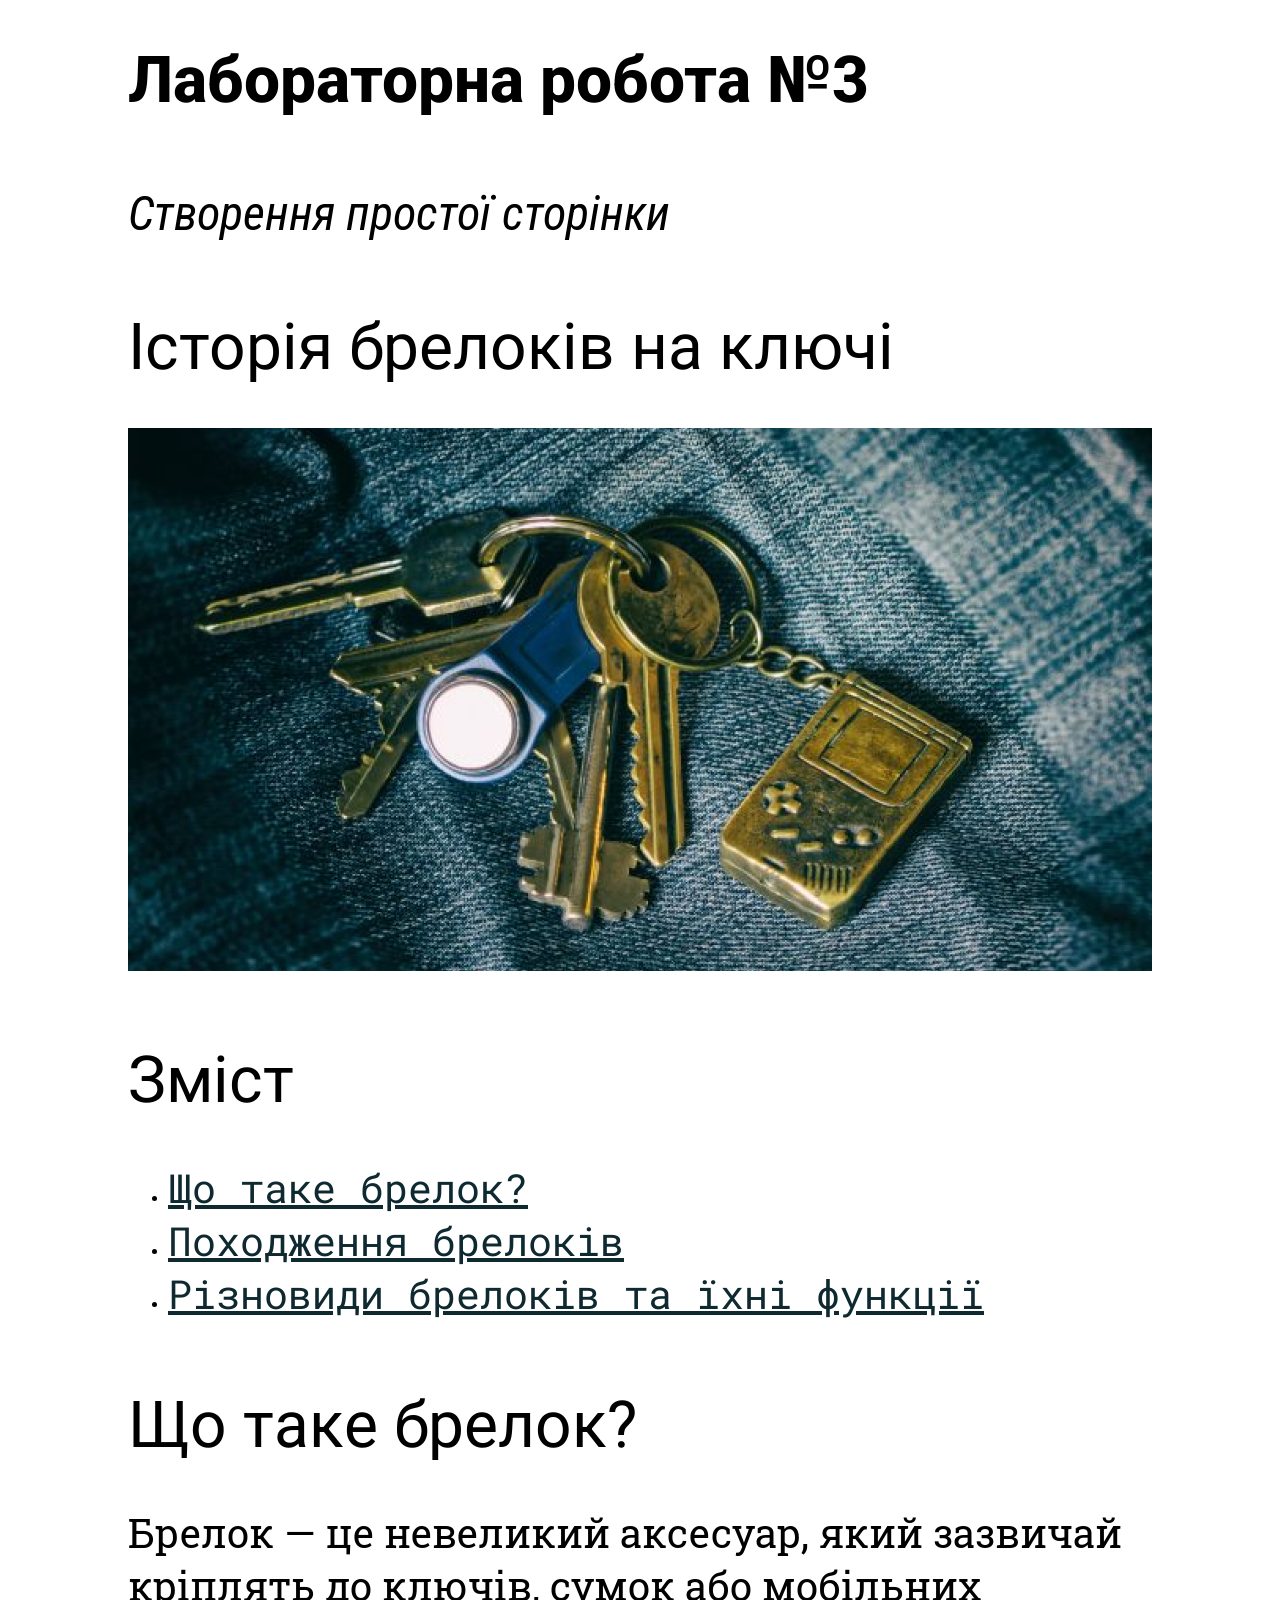
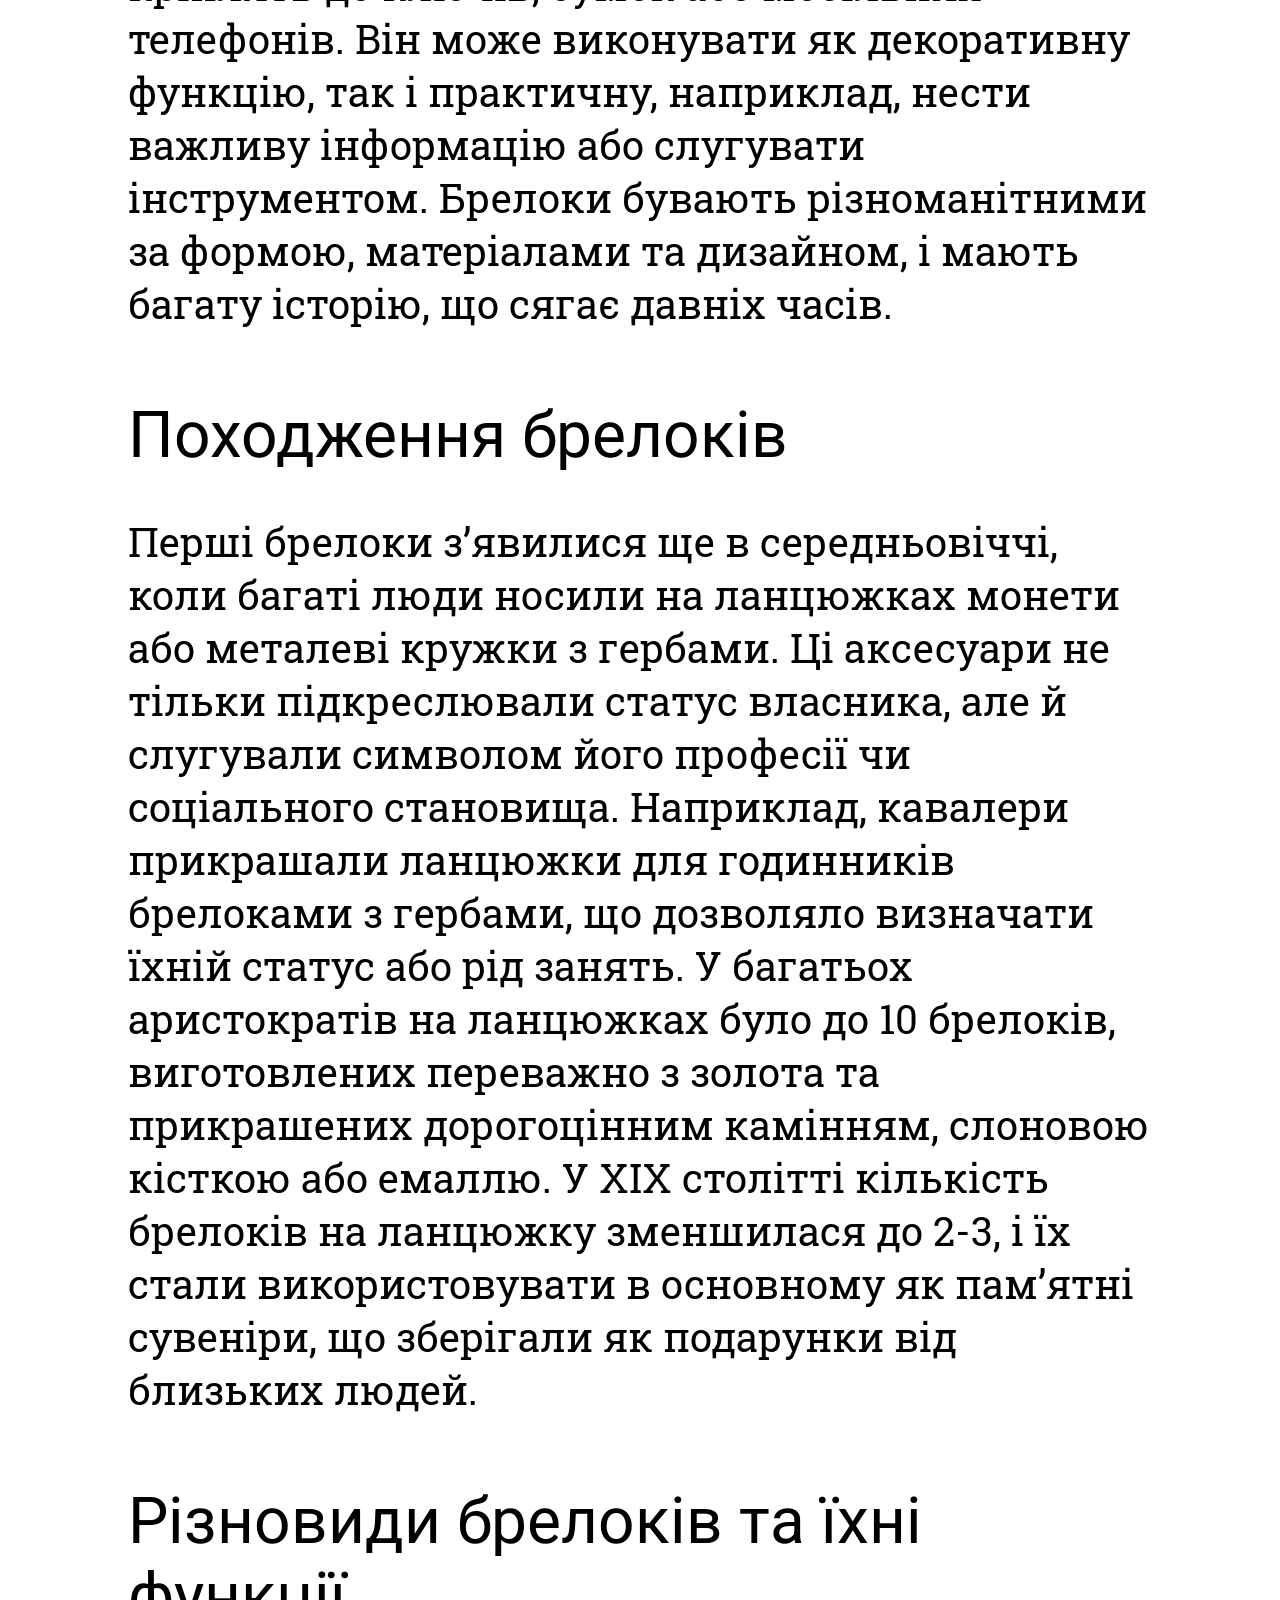
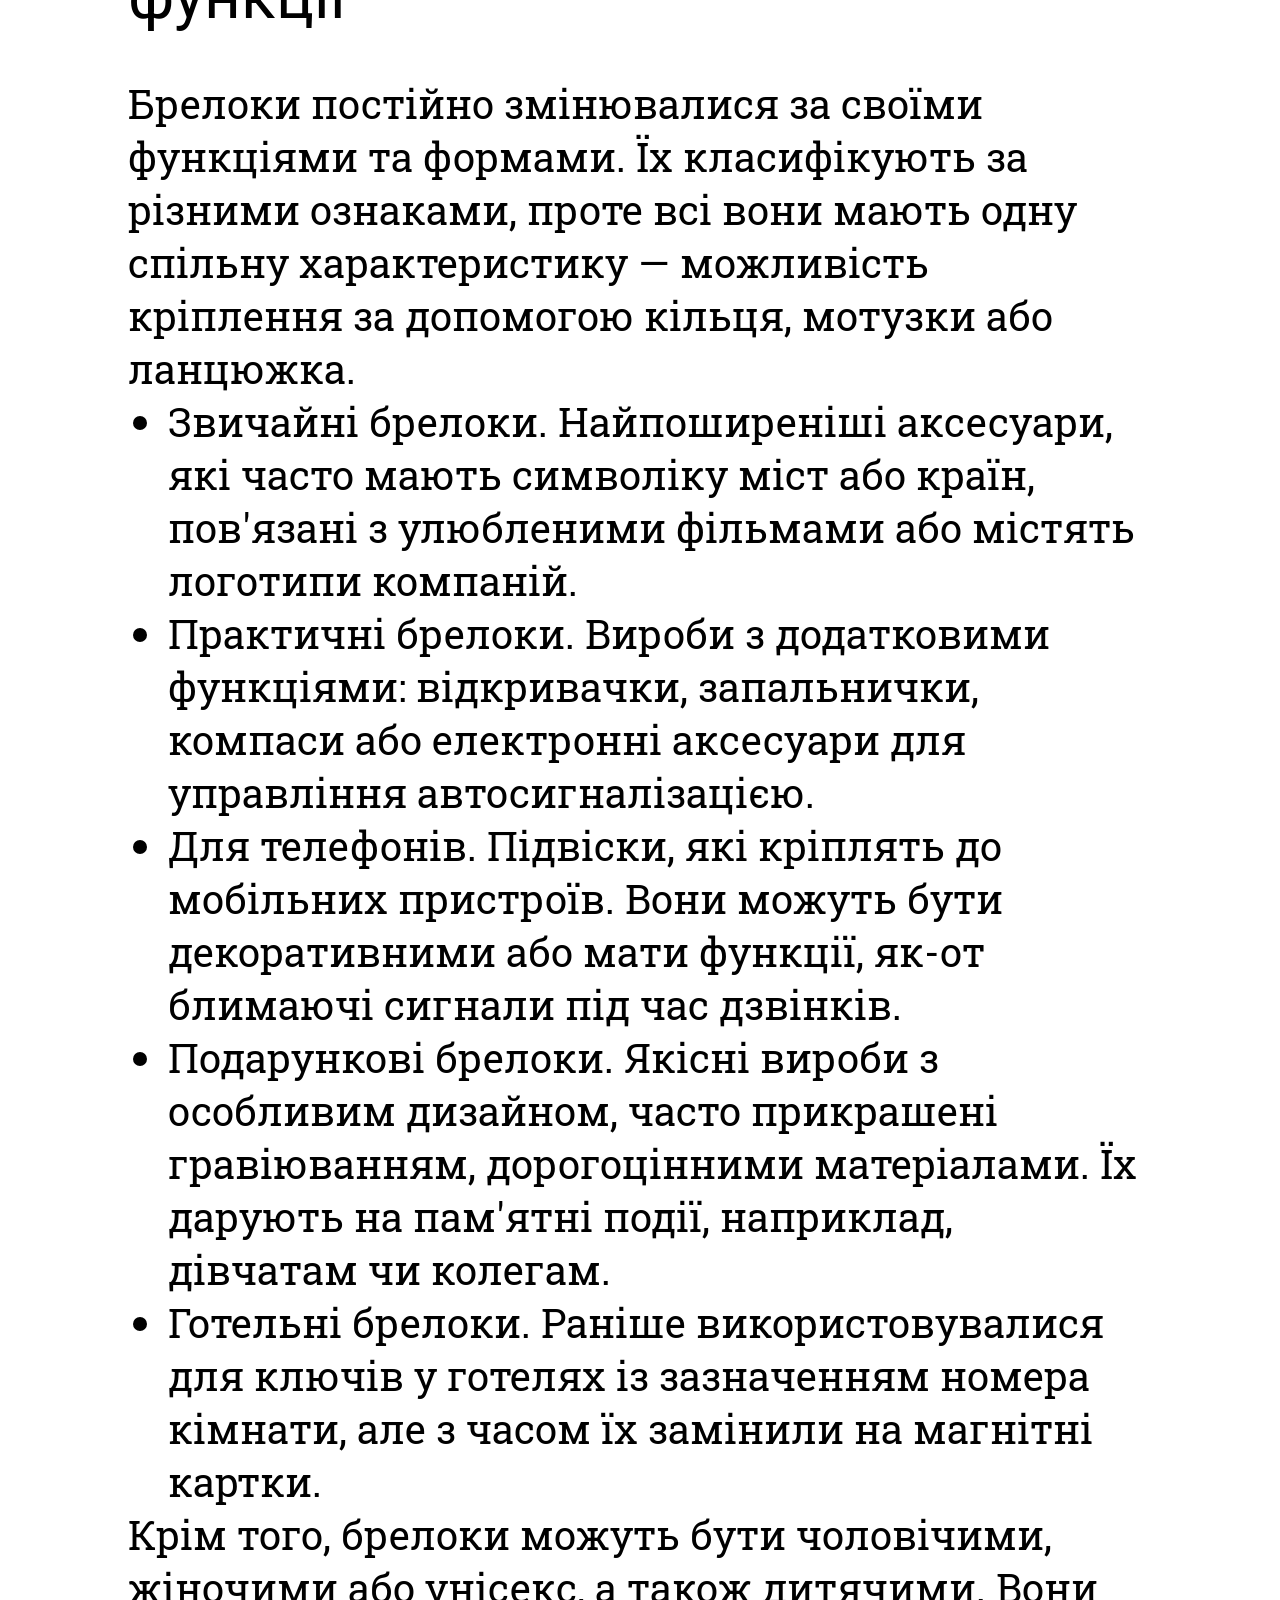
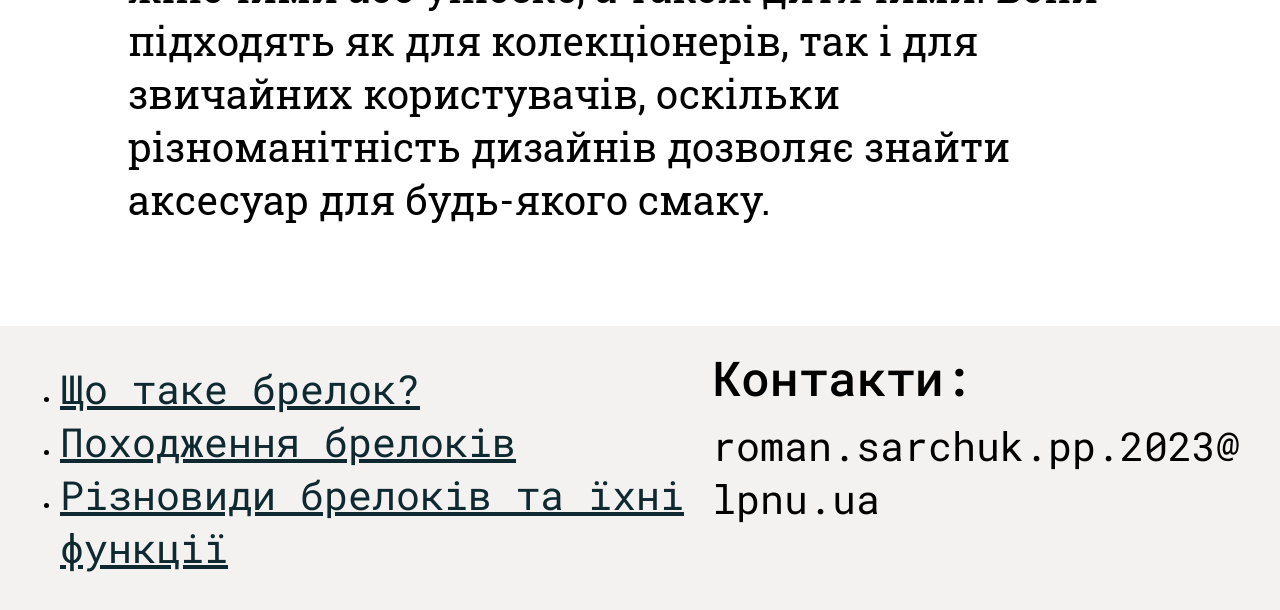
<file: 3semester_2course/Web-Development/lab3/index.html>
<!DOCTYPE html>
<html lang="en">
<head>
    <meta charset="UTF-8">
    <meta name="viewport" content="width=device-width, initial-scale=1.0">
    <title>Laba3</title>
    <link rel="stylesheet" href="css/style.css">
    <!-- Roboto -->
    <link rel="preconnect" href="https://fonts.googleapis.com">
    <link rel="preconnect" href="https://fonts.gstatic.com" crossorigin>
    <link href="https://fonts.googleapis.com/css2?family=Roboto+Condensed:ital,wght@0,100..900;1,100..900&family=Roboto+Mono:ital,wght@0,100..700;1,100..700&family=Roboto+Slab:wght@100..900&family=Roboto:ital,wght@0,100;0,300;0,400;0,500;0,700;0,900;1,100;1,300;1,400;1,500;1,700;1,900&display=swap" rel="stylesheet">
</head>
<body>
    <header>
        <style>
            .head-title
            {
                padding-top: 0px;
    
                font-family: 'Roboto';
                font-style: normal;
                font-weight: 800;
                font-size: 64px;
                line-height: 75px;
    
                color: #000000;
            }
            .head-subtitle {
                padding-top: 25px;  
    
                font-family: 'Roboto Condensed';
                font-style: italic;
                font-weight: 400;
                font-size: 48px;
                line-height: 56px;
    
                color: #000000;
            }
        </style>
        <h1 class="head-title">Лабораторна робота №3</h1>
        <h2 class="head-subtitle">Створення простої сторінки</h2>
    </header>

    <main>
        <h1>Історія брелоків на ключі</h1>
        <img style="width: 100%; height: autos;" src="images/key.png" alt="key">

        <h1>Зміст</h1>
        <ul>
            <li><a href="#title1">Що таке брелок?</a></li>
            <li><a href="#title2">Походження брелоків</a></li>
            <li><a href="#title3">Різновиди брелоків та їхні функції</a></li>
        </ul>

        <h1 id="title1">Що таке брелок?</h1>
        <p>Брелок — це невеликий аксесуар, який зазвичай кріплять до ключів, сумок або мобільних телефонів. Він може виконувати як декоративну функцію, так і практичну, наприклад, нести важливу інформацію або слугувати інструментом. Брелоки бувають різноманітними за формою, матеріалами та дизайном, і мають багату історію, що сягає давніх часів.</p>

        <h1 id="title2">Походження брелоків</h1>
        <p>Перші брелоки з’явилися ще в середньовіччі, коли багаті люди носили на ланцюжках монети або металеві кружки з гербами. Ці аксесуари не тільки підкреслювали статус власника, але й слугували символом його професії чи соціального становища. Наприклад, кавалери прикрашали ланцюжки для годинників брелоками з гербами, що дозволяло визначати їхній статус або рід занять.
            У багатьох аристократів на ланцюжках було до 10 брелоків, виготовлених переважно з золота та прикрашених дорогоцінним камінням, слоновою кісткою або емаллю. У XIX столітті кількість брелоків на ланцюжку зменшилася до 2-3, і їх стали використовувати в основному як пам’ятні сувеніри, що зберігали як подарунки від близьких людей.</p>

        <h1 id="title3">Різновиди брелоків та їхні функції</h1>
        <p>Брелоки постійно змінювалися за своїми функціями та формами. Їх класифікують за різними ознаками, проте всі вони мають одну спільну характеристику — можливість кріплення за допомогою кільця, мотузки або ланцюжка.</p>
        <ul>
            <li>Звичайні брелоки. Найпоширеніші аксесуари, які часто мають символіку міст або країн, пов'язані з улюбленими фільмами або містять логотипи компаній.</li>
            <li>Практичні брелоки. Вироби з додатковими функціями: відкривачки, запальнички, компаси або електронні аксесуари для управління автосигналізацією.</li>
            <li>Для телефонів. Підвіски, які кріплять до мобільних пристроїв. Вони можуть бути декоративними або мати функції, як-от блимаючі сигнали під час дзвінків.</li>
            <li>Подарункові брелоки. Якісні вироби з особливим дизайном, часто прикрашені гравіюванням, дорогоцінними матеріалами. Їх дарують на пам'ятні події, наприклад, дівчатам чи колегам.</li>
            <li>Готельні брелоки. Раніше використовувалися для ключів у готелях із зазначенням номера кімнати, але з часом їх замінили на магнітні картки.</li>
        </ul>
        <p>Крім того, брелоки можуть бути чоловічими, жіночими або унісекс, а також дитячими. Вони підходять як для колекціонерів, так і для звичайних користувачів, оскільки різноманітність дизайнів дозволяє знайти аксесуар для будь-якого смаку.</p>

    </main>

    <footer>
        <ul>
            <li><a href="#title1">Що таке брелок?</a></li>
            <li><a href="#title2">Походження брелоків</a></li>
            <li><a href="#title3">Різновиди брелоків та їхні функції</a></li>
        </ul>

        <div>
            <h3 class="contact contact-title">Контакти:</h3>
            <a class="contact contact-item" href="mailto:roman.sarchuk.pp.2023@lpnu.ua?subject=Запитання&body=Добрий день!">roman.sarchuk.pp.2023@lpnu.ua</a>
        </div>
    </footer>
</body>
</html>
</file>
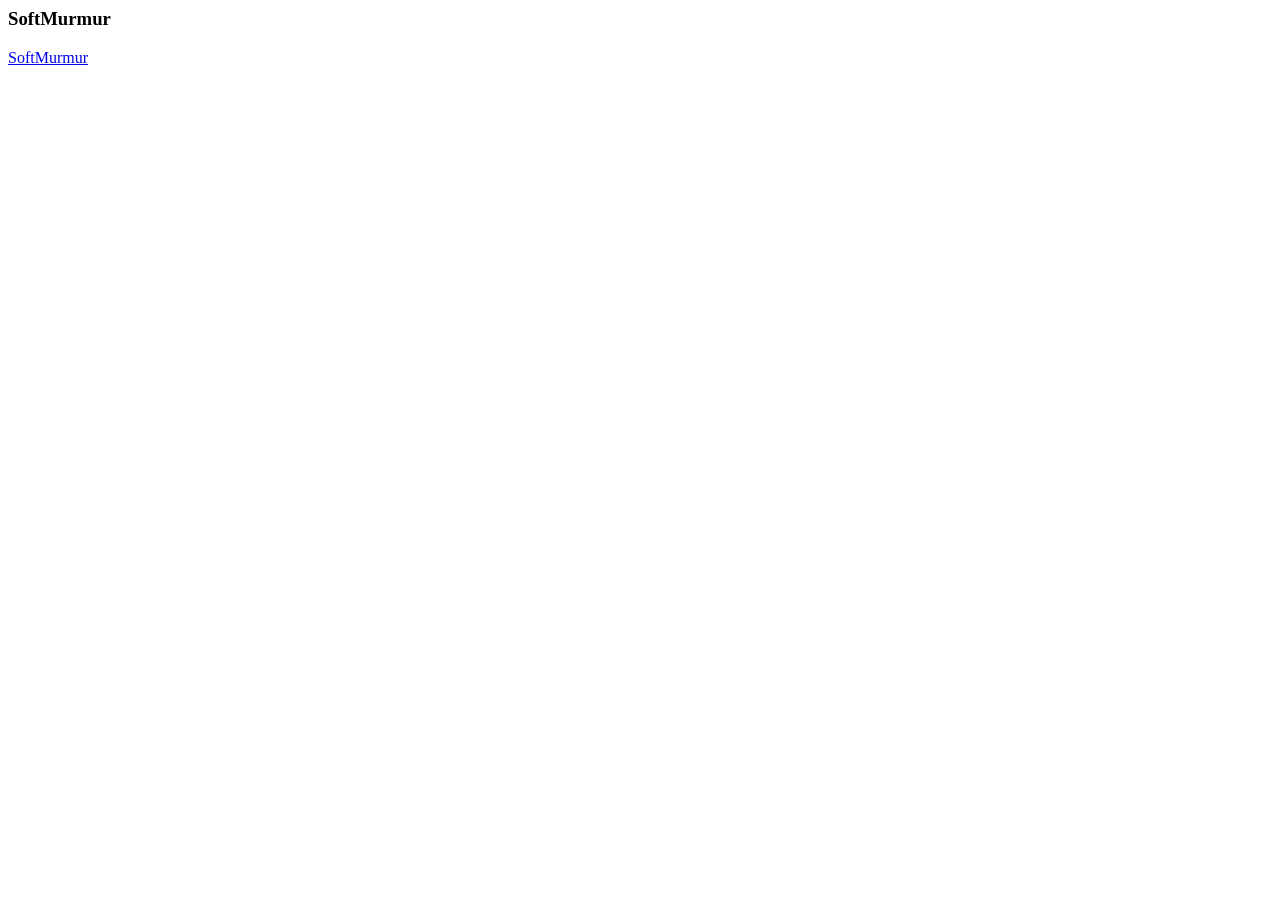
<file: 4semester_2course/DigitalSignalPprocessing/SoftMurmur.html>
<!DOCTYPE NETSCAPE-Bookmark-file-1>
<!-- This is an automatically generated file.
It will be read and overwritten.
DO NOT EDIT! -->
<META HTTP-EQUIV="Content-Type" CONTENT="text/html; charset=UTF-8">
<TITLE>Shortcut</TITLE>
<DL><p>
  <DT><H3>SoftMurmur</H3>
  <DL><p>
    <DT><A HREF="https://drive.google.com/open?id=1b_Dyvn-tXk-3AhL1b7oJqI2LGPad0qlV" ADD_DATE="1713196540">SoftMurmur</A>
  </DL><p>
</DL><p>
</file>
<file: 3semester_2course/Web-Development/lab3/css/style.css>
body {
    padding: 0px;
    margin: 0px;
}

header, main {
    padding: 0px 10%;
}

/* ===== main ===== */
h1 {
    padding-top: 25px;

    font-family: 'Roboto';
    font-style: normal;
    font-weight: 400;
    font-size: 64px;
    line-height: 75px;

    color: #000000;
}

p, p + ul li {

    font-family: 'Roboto Slab';
    font-style: normal;
    font-weight: 400;
    font-size: 40px;
    line-height: 53px;

    color: #000000;
}
p + ul {
    padding: 0px;
    margin: 0px;
    margin-left: 40px;
}
p:has(+ ul) {
    padding-bottom: 0px;
    margin-bottom: 0px;
}
ul + p {
    padding-top: 0px;
    margin-top: 0px;
}

ul li a {
    font-family: 'Roboto Mono';
    font-style: normal;
    font-weight: 400;
    font-size: 40px;
    line-height: 53px;
    text-decoration-line: underline;

    color: #0e2a30;
}

ul li a:hover {
    color: #3C6974;
}

/* ===== footer ===== */
footer {
    display: flex; 
    justify-content: space-between; 
    padding: 20px;
    margin-top: 100px;
    background-color: #f4f1f1;
}

footer div {
    margin-left: 10px;

    display: flex;
    flex-direction: column;
    align-items: flex-start;
}

.contact {
    font-family: 'Roboto Mono';
    color: #000000;
}

.contact-title {
    margin: 0px;
    margin-bottom: 10px;

    font-style: normal;
    font-weight: 500;
    font-size: 48px;
    line-height: 63px;
}

.contact-item {
    font-style: normal;
    font-weight: 400;
    font-size: 40px;
    line-height: 53px;

    text-decoration: none;

    word-break: break-all;
}

.contact-item:hover {
    color: #3f3f3f;
}

/* ===== using media queries ===== */
@media (max-width: 620px) {
    footer {
        flex-direction: column; /* Вирівнюємо елементи один під одним */
        align-items: flex-start; /* Вирівнюємо елементи по лівому краю */
    }

    footer ul {
        margin-bottom: 30px; /* Додайте відступ між списком і контактами */
    }
}
</file>
